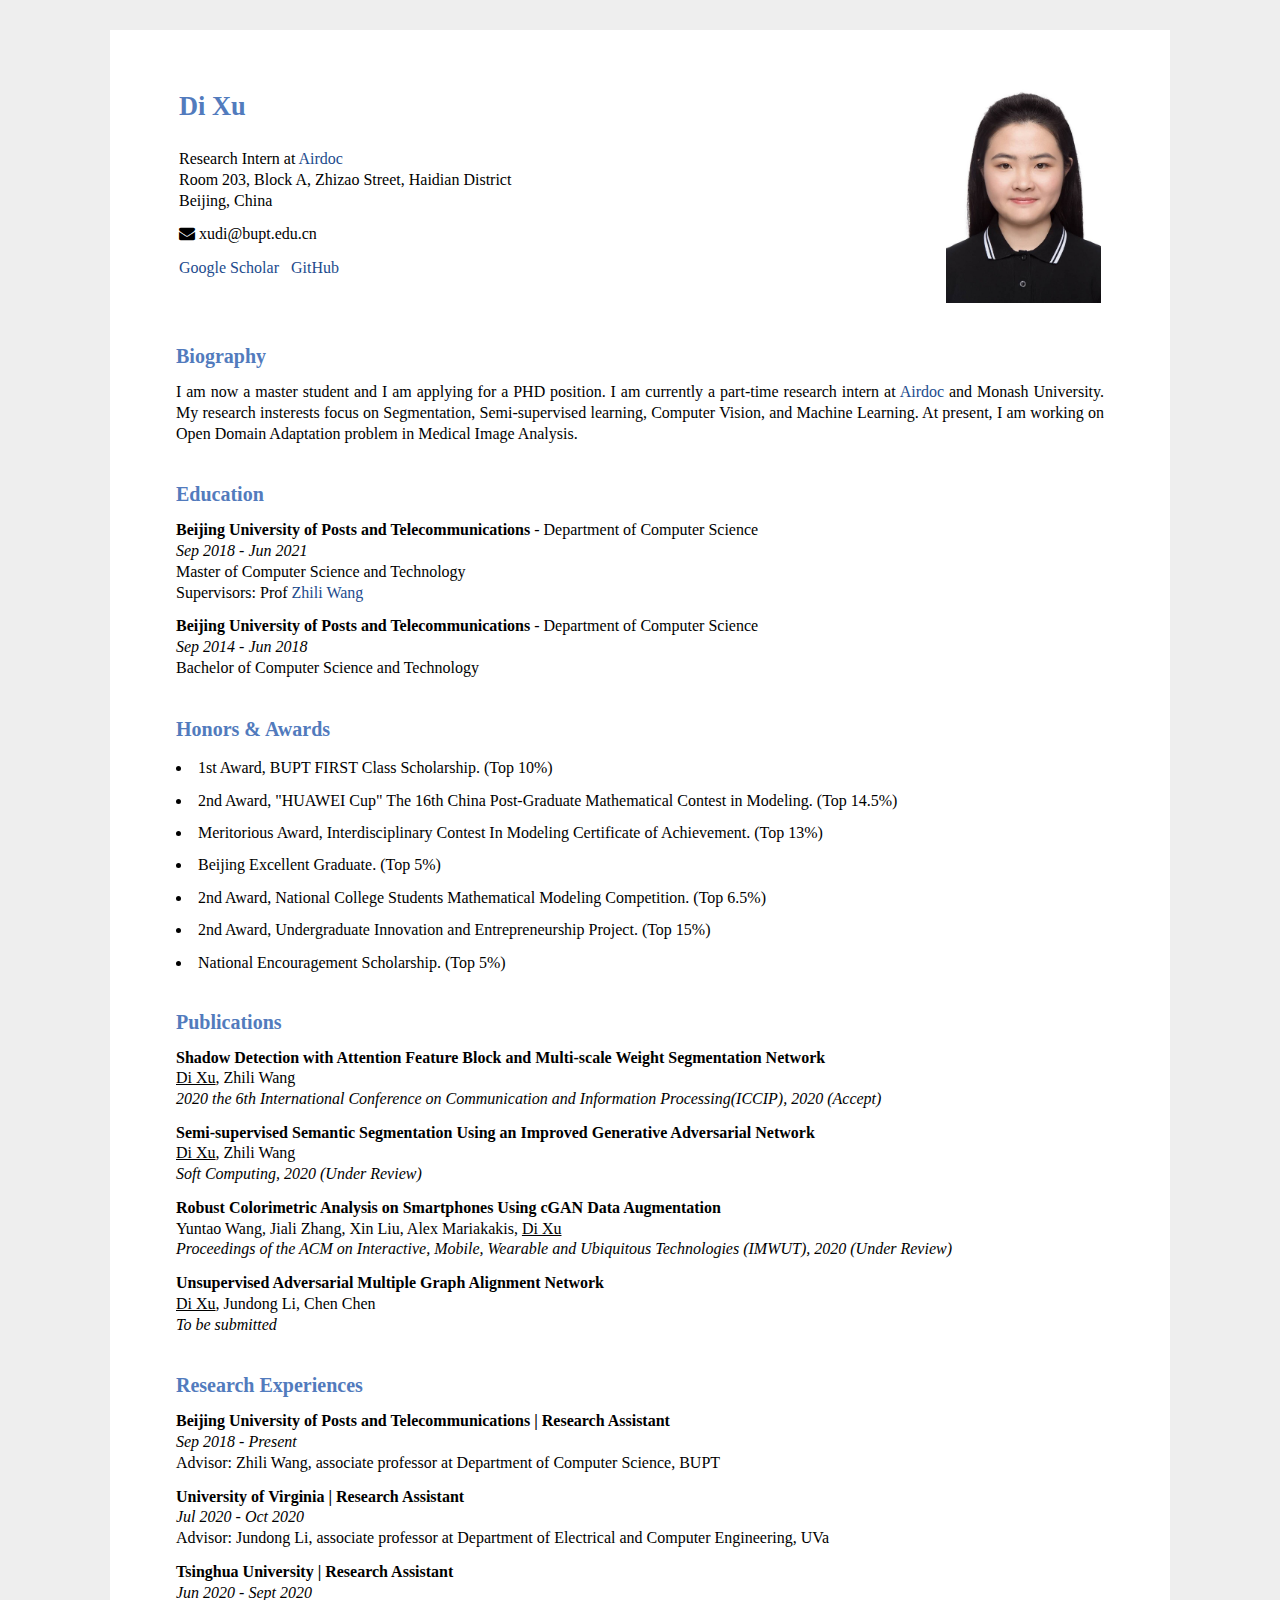
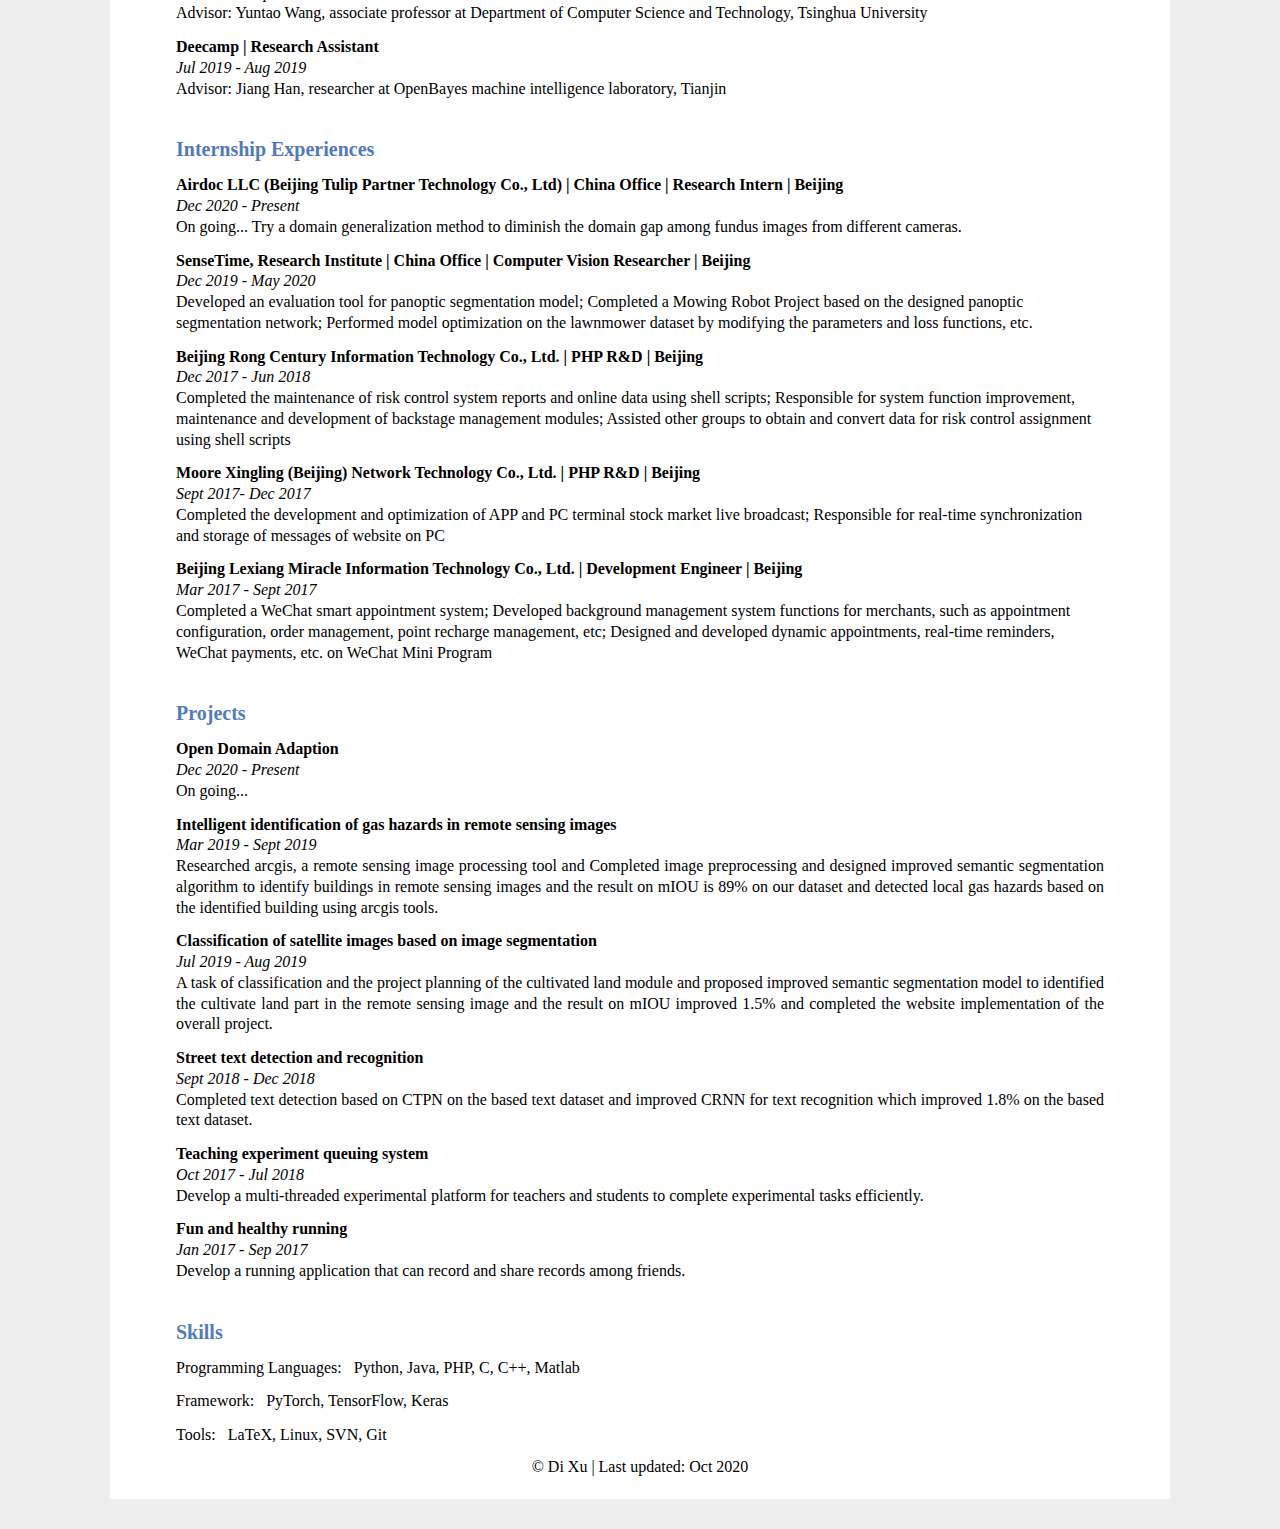
<file: index.html>
<html>


	<head>
		<title>
			Di Xu Homepage
		</title>
		<link rel="stylesheet" type="text/css" href="theme.css">
		<link rel="stylesheet" href="https://cdnjs.cloudflare.com/ajax/libs/font-awesome/4.7.0/css/font-awesome.min.css">
	</head>


	<body>

		<div id="layout-content" style="margin-top:25px; margin-bottom:10px;">


			<table width="100%" border="0" align="center">
				<tr>
				
					<td width="670">

						<div id="toptitle">					
							<h1>
								Di Xu
							</h1>
						</div>
						
						<p> 
							Research Intern at <a href="https://www.airdoc.com/">Airdoc</a>
							<br>
							Room 203, Block A, Zhizao Street, Haidian District
							<br>
							Beijing, China
						</p>

						<p> 
							<i class="fa fa-envelope"></i> 
							xudi@bupt.edu.cn 
						</p>

						<p>
							<a href="">Google Scholar</a>
							&nbsp;
							<a href="https://github.com/xudi1997">GitHub</a>
						</p>
					
					</td>

					<td width="30%">

						<div id="photo" style="float:right;">
							<img src="./pics/xudi.jpg" style="width:155px;height:235px;"> 
						</div>

					</td>
				
				</tr>
			</table>
			

			<!-- Biography -->
			<h2>Biography</h2>

			<p style="text-align:justify">
				I am now a master student and I am applying for a PHD position. I am currently a part-time research intern at <a href="https://www.airdoc.com/">Airdoc</a> and Monash University.
				My research insterests focus on Segmentation, Semi-supervised learning, Computer Vision, and Machine Learning.
				At present, I am working on Open Domain Adaptation problem in Medical Image Analysis.
<!-- 				Previously, I obtained my M.Eng. in Computer Technology from Shenzhen Institutes of Advanced Technology
				(<a href="http://www.siat.ac.cn/">SIAT</a>),
				University of Chinese Academy of Sciences
				(<a href="https://www.ucas.ac.cn/">UCAS</a>) in 2020, co-supervised by 
				Prof. <a href="https://scholar.google.com/citations?hl=en&user=Slsfo4UAAAAJ&view_op=list_works">Heye Zhang</a>,
				Prof. <a href="https://scholar.google.com/citations?user=0Qj4DRQAAAAJ&hl=en">Wei Zheng</a> and
				Prof. <a href="https://scholar.google.com/citations?user=7HUIGDMAAAAJ&hl=zh-CN">Xiaojing Gong</a>.
				Before going to <a href="http://www.siat.ac.cn/">SIAT</a>, I received my B.Eng. in Process Equipment and Control Engineering from Dalian University of Technology
				(<a href="https://www.dlut.edu.cn/">DUT</a>) in 2017. -->
			</p>
			
			<!-- Education -->
			<h2>Education</h2>

			<p>
				<b>Beijing University of Posts and Telecommunications</b> - Department of Computer Science
				<br>
				<em>Sep 2018 - Jun 2021</em>
				<br>
				Master of Computer Science and Technology
				<br>
				Supervisors:
				Prof  <a href=""> Zhili Wang</a>
			</p>
			
			<p>
				<b>Beijing University of Posts and Telecommunications</b> - Department of Computer Science
				<br>
				<em>Sep 2014 - Jun 2018</em>
				<br>
				Bachelor of Computer Science and Technology
			</p>


			<!-- Honors & Awards -->
			<h2>Honors & Awards</h2>

			<li>1st Award, BUPT FIRST Class Scholarship. (Top 10%)
			<li>2nd Award, "HUAWEI Cup" The 16th China Post-Graduate Mathematical Contest in Modeling. (Top 14.5%) 
			<li>Meritorious Award, Interdisciplinary Contest In Modeling Certificate of Achievement. (Top 13%) 
			<li>Beijing Excellent Graduate. (Top 5%)
			<li>2nd Award, National College Students Mathematical Modeling Competition. (Top 6.5%)
			<li>2nd Award, Undergraduate Innovation and Entrepreneurship Project. (Top 15%)
			<li>National Encouragement Scholarship. (Top 5%)
			</li>


			<!-- Publications -->
			<h2>Publications</h2>

			<p>
				<b>Shadow Detection with Attention Feature Block and Multi-scale Weight Segmentation Network</b>
				<br>
				<u>Di Xu</u>, Zhili Wang
				<br>
				<em>2020 the 6th International Conference on Communication and Information Processing(ICCIP), 2020 (Accept)</em>
				<!--[<a href="">Accept</a>]-->
			</p>

			<p>
				<b>Semi-supervised Semantic Segmentation Using an Improved Generative Adversarial Network</b>
				<br>
				<u>Di Xu</u>, Zhili Wang
				<br>
				<em>Soft Computing, 2020 (Under Review)</em>
				<!--[<a href="">uploading</a>]-->
			</p>

			<p>
				<b>Robust Colorimetric Analysis on Smartphones Using cGAN Data Augmentation</b>
				<br>
				Yuntao Wang, Jiali Zhang, Xin Liu, Alex Mariakakis, <u>Di Xu</u>
				<br>
				<em>Proceedings of the ACM on Interactive, Mobile, Wearable and Ubiquitous Technologies (IMWUT), 2020 (Under Review)</em>
				<!--[<a href="">uploading</a>]-->
			</p>

			<p>
				<b>Unsupervised Adversarial Multiple Graph Alignment Network</b>
				<br>
				<u>Di Xu</u>, Jundong Li, Chen Chen
				<br>
				<em>To be submitted</em>
				<!--[<a href="">To be submitted</a>]-->
			</p>

			<!-- Research Experiences -->
			<h2>Research Experiences</h2>

			<p>
				<b>Beijing University of Posts and Telecommunications | Research Assistant</b>
				<br>
				<em>Sep 2018 - Present</em>
				<br>Advisor: Zhili Wang, associate professor at Department of Computer Science, BUPT<br>

			</p>
			
			<p>
				<b>University of Virginia | Research Assistant</b>
				<br>
				<em>Jul 2020 - Oct 2020</em>
				<br>
				Advisor: Jundong Li, associate professor at Department of Electrical and Computer Engineering, UVa
				<br>
			</p>
			
			<p>
				<b>Tsinghua University | Research Assistant</b>
				<br>
				<em>Jun 2020 - Sept 2020</em>
				<br>
				Advisor: Yuntao Wang, associate professor at Department of Computer Science and Technology, Tsinghua University
				<br>
			</p>
			
			<p>
				<b>Deecamp | Research Assistant</b>
				<br>
				<em>Jul 2019 - Aug 2019</em>
				<br>
				Advisor: Jiang Han, researcher at OpenBayes machine intelligence laboratory, Tianjin
				<br>
			</p>

			<!-- Research Experiences -->
			<h2>Internship Experiences</h2>
			
			<p>
				<b>Airdoc LLC (Beijing Tulip Partner Technology Co., Ltd) | China Office | Research Intern | Beijing</b>
				<br>
				<em>Dec 2020 - Present</em>
				<br>
				On going... Try a domain generalization method to diminish the domain gap among fundus images from different cameras.
			</p>

			<p>
				<b>SenseTime, Research Institute | China Office | Computer Vision Researcher | Beijing</b>
				<br>
				<em>Dec 2019 - May 2020</em>
				<br>
				Developed an evaluation tool for panoptic segmentation model; Completed a Mowing Robot Project based on the designed panoptic segmentation network; Performed model optimization on the lawnmower dataset by modifying the parameters and loss functions, etc.
			</p>
			
			<p>
				<b>Beijing Rong Century Information Technology Co., Ltd. | PHP R&D | Beijing</b>
				<br>
				<em>Dec 2017 - Jun 2018</em>
				<br>
				Completed the maintenance of risk control system reports and online data using shell scripts; Responsible for system function improvement, maintenance and development of backstage management modules; Assisted other groups to obtain and convert data for risk control assignment using shell scripts
			</p>
			
			<p>
				<b>Moore Xingling (Beijing) Network Technology Co., Ltd. | PHP R&D | Beijing</b>
				<br>
				<em>Sept 2017- Dec 2017</em>
				<br>
				Completed the development and optimization of APP and PC terminal stock market live broadcast; Responsible for real-time synchronization and storage of messages of website on PC
			</p>

			<p>
				<b>Beijing Lexiang Miracle Information Technology Co., Ltd. | Development Engineer | Beijing</b>
				<br>
				<em>Mar 2017 - Sept 2017</em>
				<br>
				Completed a WeChat smart appointment system; Developed background management system functions for merchants, such as appointment configuration, order management, point recharge management, etc; Designed and developed dynamic appointments, real-time reminders, WeChat payments, etc. on WeChat Mini Program
			</p>
				

			<!-- Projects -->
			<h2>Projects</h2>
			
			<p style="text-align:justify">
				<b>Open Domain Adaption</b>
				<br>
				<em>Dec 2020 - Present</em>
				<br>
				On going...
			</p>
			
			<p style="text-align:justify">
				<b>Intelligent identification of gas hazards in remote sensing images</b>
				<br>
				<em>Mar 2019 - Sept 2019</em>
				<br>
				Researched arcgis, a remote sensing image processing tool and Completed image preprocessing and designed improved semantic segmentation algorithm to identify buildings in remote sensing images and the result on mIOU is 89% on our dataset and detected local gas hazards based on the identified building using arcgis tools.

			</p>
			
			<p style="text-align:justify">
				<b>Classification of satellite images based on image segmentation</b>
				<br>
				<em>Jul 2019 - Aug 2019</em>
				<br>
				A task of classification and the project planning of the cultivated land module and proposed improved semantic segmentation model to identified the cultivate land part in the remote sensing image and the result on mIOU improved 1.5% and completed the website implementation of the overall project.
			</p>

			<p style="text-align:justify">
				<b>Street text detection and recognition</b>
				<br>
				<em>Sept 2018 - Dec 2018</em>
				<br>
				Completed text detection based on CTPN on the based text dataset and improved CRNN for text recognition which improved 1.8% on the based text dataset.
			</p>

			<p style="text-align:justify">
				<b>Teaching experiment queuing system</b>
				<br>
				<em>Oct 2017 - Jul 2018</em>
				<br>
				Develop a multi-threaded experimental platform for teachers and students to complete experimental tasks efficiently.
			</p>

			<p style="text-align:justify">
				<b>Fun and healthy running</b>
				<br>
				<em>Jan 2017 - Sep 2017</em>
				<br>
				Develop a running application that can record and share records among friends.
			</p>
			
			
			<!--
			<p style="text-align:justify">
				<b>Keratoconus Screening Method and Equipment</b>
				<br>
				<em>2020 Pending</em>
				<br>
				<u>Ming Li</u>, Zheyuan Zhou, Ziyang Guo, Jianhao Xiong
			</p>
			-->
			
			<!-- Skills -->
			<h2>Skills</h2>
			
			<p>
				Programming Languages: &nbsp; Python, Java, PHP, C, C++, Matlab
			</p>
			
			<p>
				Framework: &nbsp; PyTorch, TensorFlow, Keras
			</p>
			
			<p>
				Tools: &nbsp; LaTeX, Linux, SVN, Git
			</p>
			
			
			<!-- foot -->
			<p>
				<center>
					<div id="clustrmaps-widget" style="width:13%">
						<script type="text/javascript" id="clstr_globe" src="//clustrmaps.com/globe.js?d=cVRsrC6t8ZoQSB9KwA-0RAeCMY7lckHo59YdXR5RooQ"></script>
					</div>
					
			  		&copy; Di Xu  | Last updated: Oct 2020
				</center>
			</p>


		</div>

	</body>


</html>
</file>
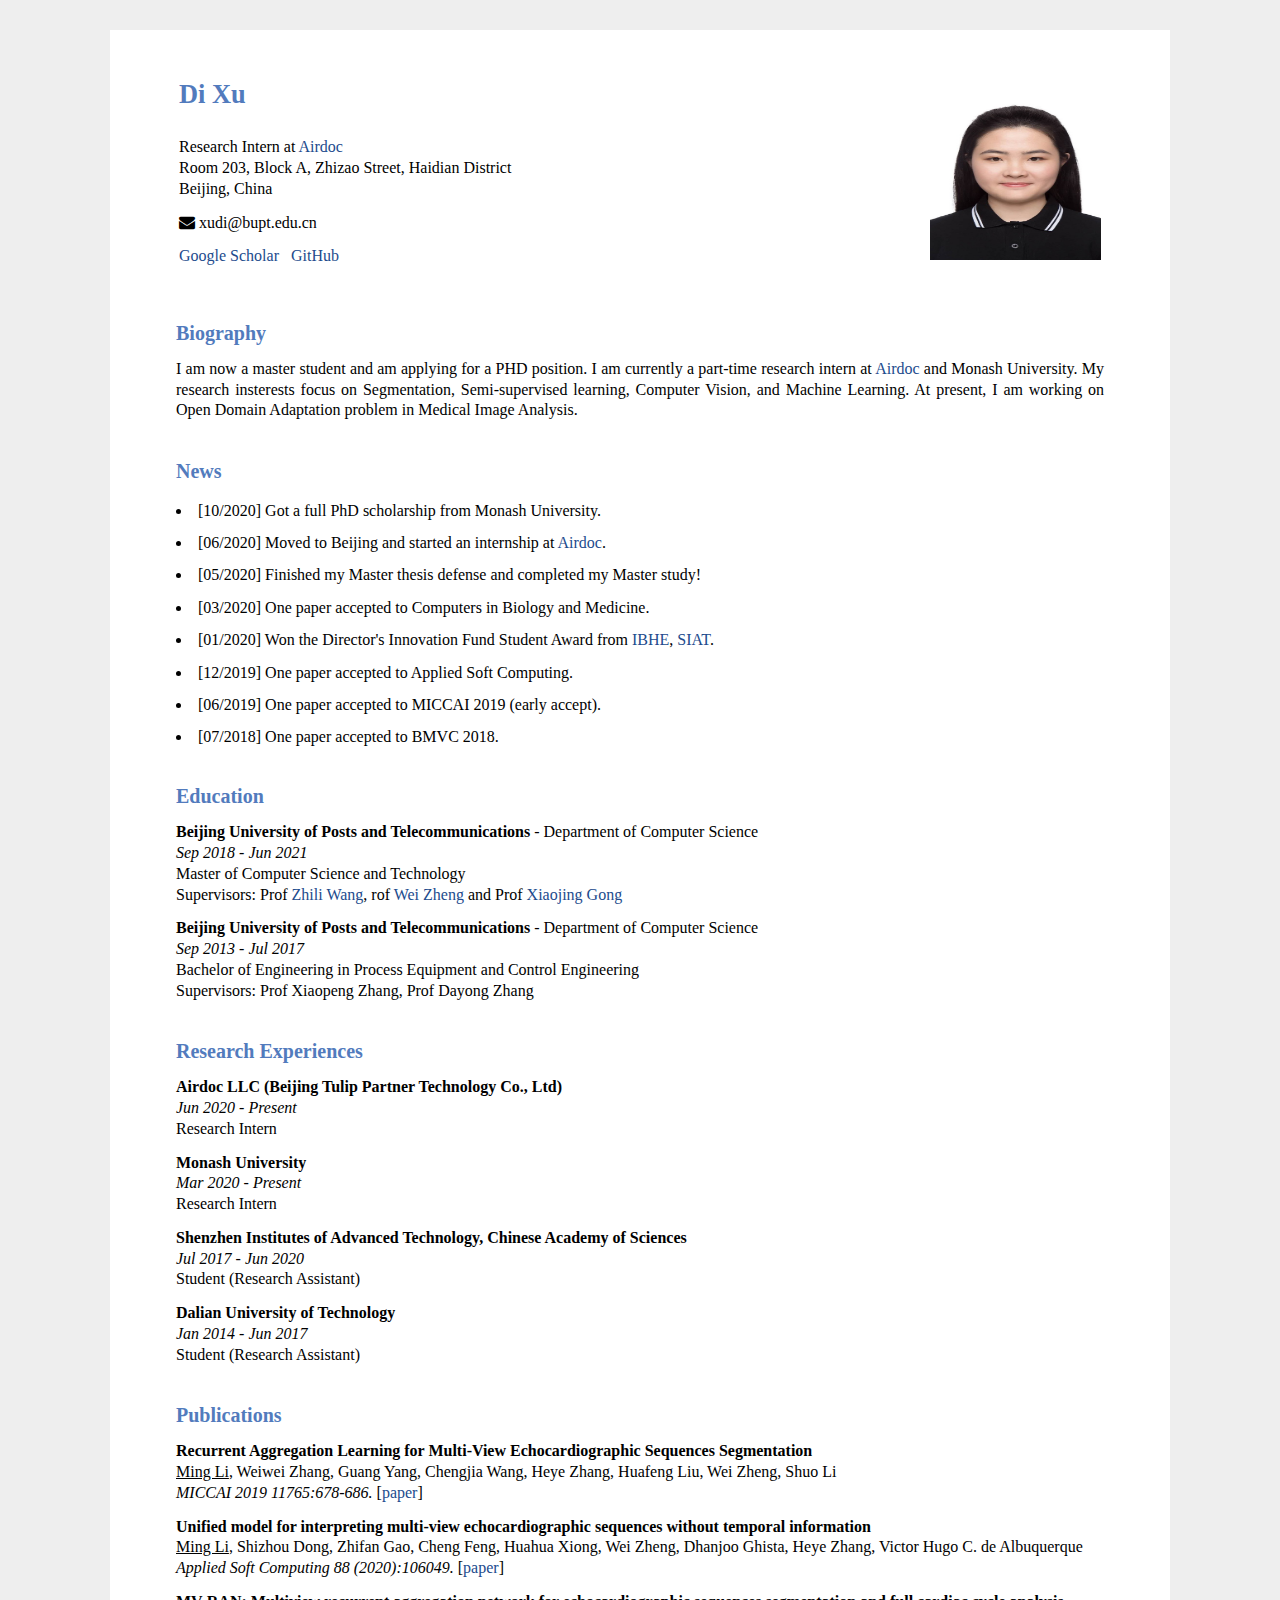
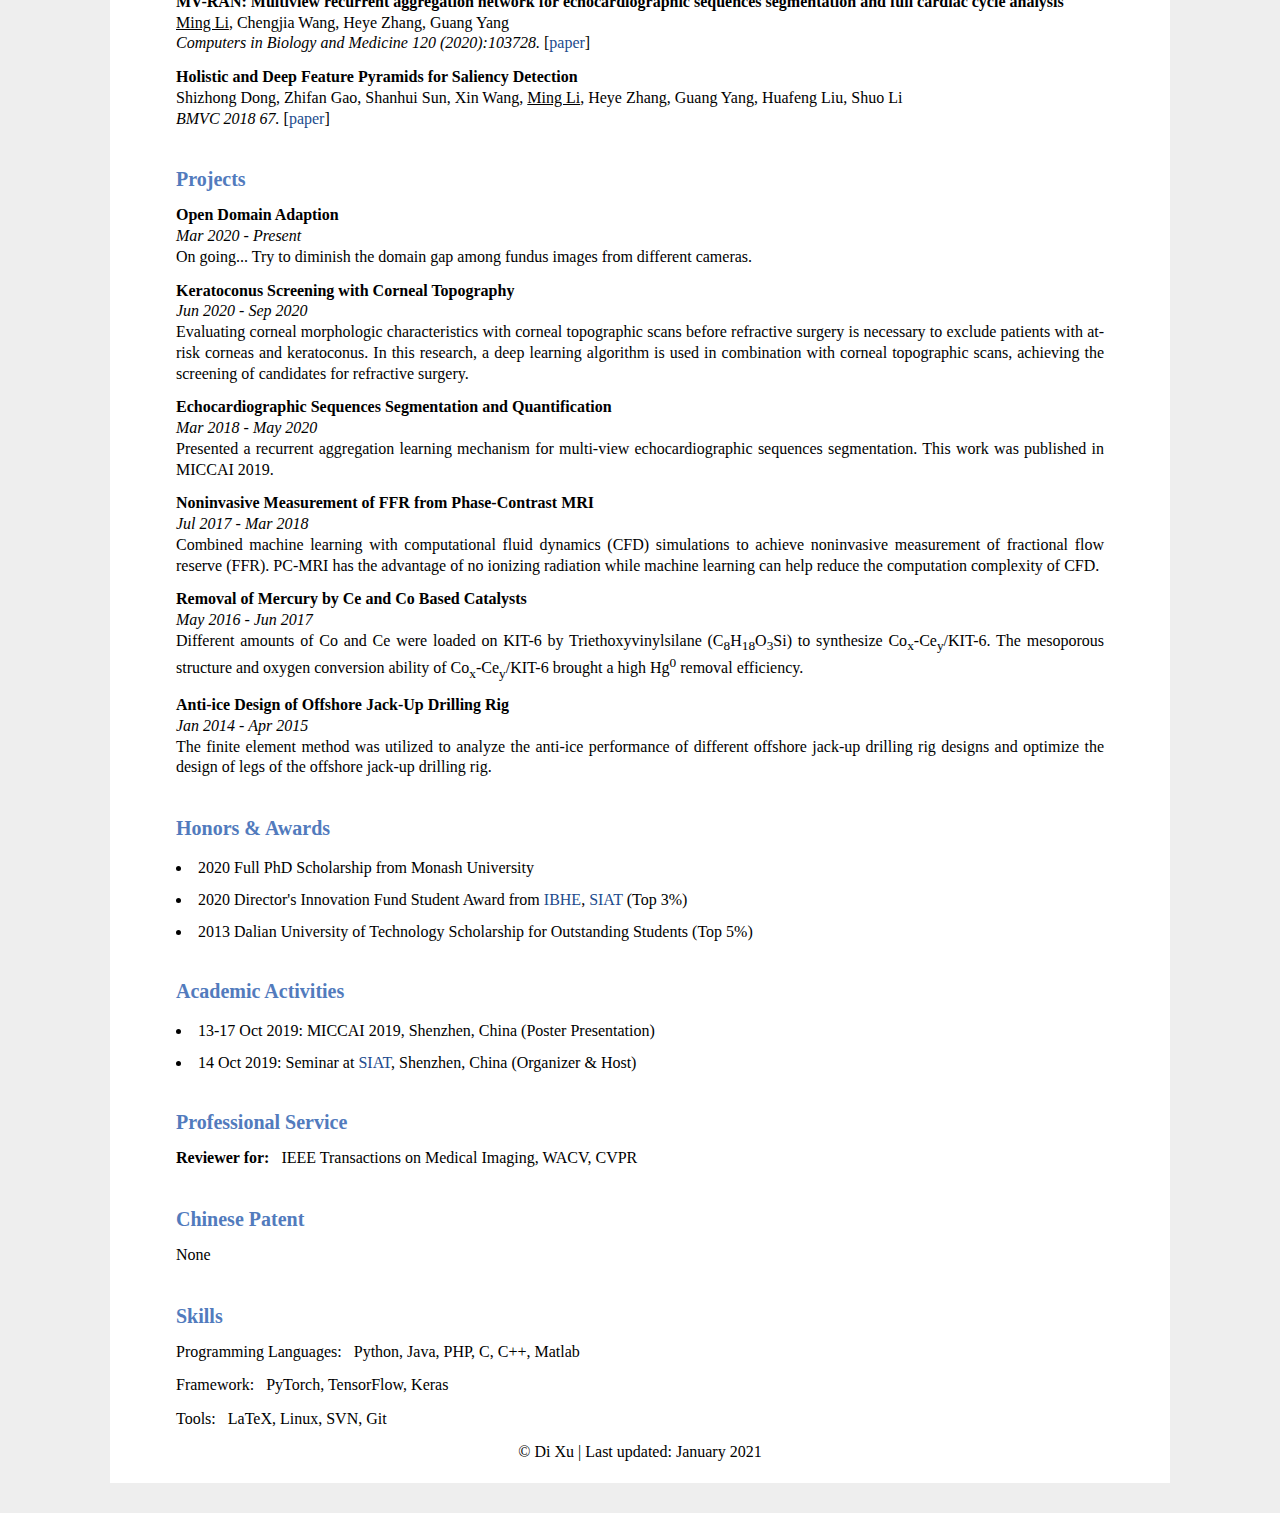
<file: index_1.html>
<html>


	<head>
		<title>
			Di Xu Homepage
		</title>
		<link rel="stylesheet" type="text/css" href="theme.css">
		<link rel="stylesheet" href="https://cdnjs.cloudflare.com/ajax/libs/font-awesome/4.7.0/css/font-awesome.min.css">
	</head>


	<body>

		<div id="layout-content" style="margin-top:25px; margin-bottom:10px;">


			<table width="100%" border="0" align="center">
				<tr>
				
					<td width="670">

						<div id="toptitle">					
							<h1>
								Di Xu
							</h1>
						</div>
						
						<p> 
							Research Intern at <a href="https://www.airdoc.com/">Airdoc</a>
							<br>
							Room 203, Block A, Zhizao Street, Haidian District
							<br>
							Beijing, China
						</p>

						<p> 
							<i class="fa fa-envelope"></i> 
							xudi@bupt.edu.cn 
						</p>

						<p>
							<a href="">Google Scholar</a>
							&nbsp;
							<a href="https://github.com/xudi1997">GitHub</a>
						</p>
					
					</td>

					<td width="30%">

						<div id="photo" style="float:right;">
							<img src="./pics/xudi.jpg" style="width:171px;height:173px;"> 
						</div>

					</td>
				
				</tr>
			</table>
			

			<!-- Biography -->
			<h2>Biography</h2>

			<p style="text-align:justify">
				I am now a master student and am applying for a PHD position. I am currently a part-time research intern at <a href="https://www.airdoc.com/">Airdoc</a> and Monash University.
				My research insterests focus on Segmentation, Semi-supervised learning, Computer Vision, and Machine Learning.
				At present, I am working on Open Domain Adaptation problem in Medical Image Analysis.
<!-- 				Previously, I obtained my M.Eng. in Computer Technology from Shenzhen Institutes of Advanced Technology
				(<a href="http://www.siat.ac.cn/">SIAT</a>),
				University of Chinese Academy of Sciences
				(<a href="https://www.ucas.ac.cn/">UCAS</a>) in 2020, co-supervised by 
				Prof. <a href="https://scholar.google.com/citations?hl=en&user=Slsfo4UAAAAJ&view_op=list_works">Heye Zhang</a>,
				Prof. <a href="https://scholar.google.com/citations?user=0Qj4DRQAAAAJ&hl=en">Wei Zheng</a> and
				Prof. <a href="https://scholar.google.com/citations?user=7HUIGDMAAAAJ&hl=zh-CN">Xiaojing Gong</a>.
				Before going to <a href="http://www.siat.ac.cn/">SIAT</a>, I received my B.Eng. in Process Equipment and Control Engineering from Dalian University of Technology
				(<a href="https://www.dlut.edu.cn/">DUT</a>) in 2017. -->
			</p>
			

			<!-- News -->
			<h2>News</h2>

			<li>[10/2020] Got a full PhD scholarship from Monash University.
			<li>[06/2020] Moved to Beijing and started an internship at <a href="https://www.airdoc.com/">Airdoc</a>.
			<li>[05/2020] Finished my Master thesis defense and completed my Master study!
			<li>[03/2020] One paper accepted to Computers in Biology and Medicine.
			<li>[01/2020] Won the Director's Innovation Fund Student Award from <a href="http://english.siat.cas.cn/SI2017/IBHE2017/">IBHE</a>, <a href="http://www.siat.ac.cn/">SIAT</a>.
			<li>[12/2019] One paper accepted to Applied Soft Computing.
			<li>[06/2019] One paper accepted to MICCAI 2019 (early accept).
			<li>[07/2018] One paper accepted to BMVC 2018.
			</li>

			
			<!-- Education -->
			<h2>Education</h2>

			<p>
				<b>Beijing University of Posts and Telecommunications</b> - Department of Computer Science
				<br>
				<em>Sep 2018 - Jun 2021</em>
				<br>
				Master of Computer Science and Technology
				<br>
				Supervisors:
				Prof <a href="">Zhili Wang</a>,
				rof <a hrePf="https://scholar.google.com/citations?user=0Qj4DRQAAAAJ&hl=en">Wei Zheng</a> and
				Prof <a href="https://scholar.google.com/citations?user=7HUIGDMAAAAJ&hl=zh-CN">Xiaojing Gong</a>
			</p>
			
			<p>
				<b>Beijing University of Posts and Telecommunications</b> - Department of Computer Science
				<br>
				<em>Sep 2013 - Jul 2017</em>
				<br>
				Bachelor of Engineering in Process Equipment and Control Engineering
				<br>
				Supervisors:
				Prof Xiaopeng Zhang,
				Prof Dayong Zhang
			</p>
			
			
			<!-- Research Experiences -->
			<h2>Research Experiences</h2>
			
			<p>
				<b>Airdoc LLC (Beijing Tulip Partner Technology Co., Ltd)</b>
				<br>
				<em>Jun 2020 - Present</em>
				<br>
				Research Intern
			</p>
			
			<p>
				<b>Monash University</b>
				<br>
				<em>Mar 2020 - Present</em>
				<br>
				Research Intern
			</p>
			
			<p>
				<b>Shenzhen Institutes of Advanced Technology, Chinese Academy of Sciences</b>
				<br>
				<em>Jul 2017 - Jun 2020</em>
				<br>
				Student (Research Assistant)
			</p>
			
			<p>
				<b>Dalian University of Technology</b>
				<br>
				<em>Jan 2014 - Jun 2017</em>
				<br>
				Student (Research Assistant)
			</p>
				
			
			<!-- Publications -->
			<h2>Publications</h2>

			<p>
				<b>Recurrent Aggregation Learning for Multi-View Echocardiographic Sequences Segmentation</b>
				<br>
				<u>Ming Li</u>, Weiwei Zhang, Guang Yang, Chengjia Wang, Heye Zhang, Huafeng Liu, Wei Zheng, Shuo Li
				<br>
				<em>MICCAI 2019 11765:678-686.</em>
				[<a href="https://link.springer.com/chapter/10.1007/978-3-030-32245-8_75">paper</a>]
			</p>

			<p>
				<b>Unified model for interpreting multi-view echocardiographic sequences without temporal information</b>
				<br>
				<u>Ming Li</u>, Shizhou Dong, Zhifan Gao, Cheng Feng, Huahua Xiong, Wei Zheng, Dhanjoo Ghista, Heye Zhang, Victor Hugo C. de Albuquerque
				<br>
				<em>Applied Soft Computing 88 (2020):106049.</em>
				[<a href="https://www.sciencedirect.com/science/article/abs/pii/S1568494619308312">paper</a>]
			</p>

			<p>
				<b>MV-RAN: Multiview recurrent aggregation network for echocardiographic sequences segmentation and full cardiac cycle analysis</b>
				<br>
				<u>Ming Li</u>, Chengjia Wang, Heye Zhang, Guang Yang
				<br>
				<em>Computers in Biology and Medicine 120 (2020):103728.</em>
				[<a href="https://www.sciencedirect.com/science/article/abs/pii/S1568494619308312">paper</a>]
			</p>

			<p>
				<b>Holistic and Deep Feature Pyramids for Saliency Detection</b>
				<br>
				Shizhong Dong, Zhifan Gao, Shanhui Sun, Xin Wang, <u>Ming Li</u>, Heye Zhang, Guang Yang, Huafeng Liu, Shuo Li
				<br>
				<em>BMVC 2018 67.</em>
				[<a href="http://www.bmva.org/bmvc/2018/contents/papers/0212.pdf">paper</a>]
			</p>


			<!-- Projects -->
			<h2>Projects</h2>
			
			<p style="text-align:justify">
				<b>Open Domain Adaption</b>
				<br>
				<em>Mar 2020 - Present</em>
				<br>
				On going... Try to diminish the domain gap among fundus images from different cameras.
			</p>
			
			<p style="text-align:justify">
				<b>Keratoconus Screening with Corneal Topography</b>
				<br>
				<em>Jun 2020 - Sep 2020</em>
				<br>
				Evaluating corneal morphologic characteristics with corneal topographic scans before refractive surgery is necessary to exclude patients with at-risk corneas and keratoconus. In this research, a deep learning algorithm is used in combination with corneal topographic scans, achieving the screening of candidates for refractive surgery.

			</p>
			
			<p style="text-align:justify">
				<b>Echocardiographic Sequences Segmentation and Quantification</b>
				<br>
				<em>Mar 2018 - May 2020</em>
				<br>
				Presented a recurrent aggregation learning mechanism for multi-view echocardiographic sequences segmentation. This work was published in MICCAI 2019.
			</p>

			<p style="text-align:justify">
				<b>Noninvasive Measurement of FFR from Phase-Contrast MRI</b>
				<br>
				<em>Jul 2017 - Mar 2018</em>
				<br>
				Combined machine learning with computational fluid dynamics (CFD) simulations to achieve noninvasive measurement of fractional flow reserve (FFR). PC-MRI has the advantage of no ionizing radiation while machine learning can help reduce the computation complexity of CFD.
			</p>

			<p style="text-align:justify">
				<b>Removal of Mercury by Ce and Co Based Catalysts</b>
				<br>
				<em>May 2016 - Jun 2017</em>
				<br>
				Different amounts of Co and Ce were loaded on KIT-6 by Triethoxyvinylsilane (C<sub>8</sub>H<sub>18</sub>O<sub>3</sub>Si) to synthesize Co<sub>x</sub>-Ce<sub>y</sub>/KIT-6. The mesoporous structure and oxygen conversion ability of Co<sub>x</sub>-Ce<sub>y</sub>/KIT-6 brought a high Hg<sup>0</sup> removal efficiency.
			</p>

			<p style="text-align:justify">
				<b>Anti-ice Design of Offshore Jack-Up Drilling Rig</b>
				<br>
				<em>Jan 2014 - Apr 2015</em>
				<br>
				The finite element method was utilized to analyze the anti-ice performance of different offshore jack-up drilling rig designs and optimize the design of legs of the offshore jack-up drilling rig.
			</p>


			<!-- Honors & Awards -->
			<h2>Honors & Awards</h2>

			<li>2020 Full PhD Scholarship from Monash University
			<li>2020 Director's Innovation Fund Student Award from <a href="http://english.siat.cas.cn/SI2017/IBHE2017/">IBHE</a>, <a href="http://www.siat.ac.cn/">SIAT</a> (Top 3%)
			<li>2013 Dalian University of Technology Scholarship for Outstanding Students (Top 5%)
			</li>
			
			
			<!-- ACADEMIC ACTIVITIES -->
			<h2>Academic Activities</h2>

			<li>13-17 Oct 2019: MICCAI 2019, Shenzhen, China (Poster Presentation)
			<li>14 Oct 2019: Seminar at <a href="http://www.siat.ac.cn/">SIAT</a>, Shenzhen, China (Organizer & Host)
			</li>
			
			
			<!-- Professional Service -->
			<h2>Professional Service</h2>
			
			<p>
				<b>Reviewer for: &nbsp;</b>
				IEEE Transactions on Medical Imaging, WACV, CVPR
			</p>
			
			
			<!-- Chinese Patent -->
			<h2>Chinese Patent</h2>
			<p>
				None
			</p>
			<!--
			<p style="text-align:justify">
				<b>Keratoconus Screening Method and Equipment</b>
				<br>
				<em>2020 Pending</em>
				<br>
				<u>Ming Li</u>, Zheyuan Zhou, Ziyang Guo, Jianhao Xiong
			</p>
			-->
			
			<!-- Skills -->
			<h2>Skills</h2>
			
			<p>
				Programming Languages: &nbsp; Python, Java, PHP, C, C++, Matlab
			</p>
			
			<p>
				Framework: &nbsp; PyTorch, TensorFlow, Keras
			</p>
			
			<p>
				Tools: &nbsp; LaTeX, Linux, SVN, Git
			</p>
			
			
			<!-- foot -->
			<p>
				<center>
					<div id="clustrmaps-widget" style="width:13%">
						<script type="text/javascript" id="clstr_globe" src="//cdn.clustrmaps.com/globe.js?d=G3CFciJ-G8eHr7phX3HmtsVBtUEMul_9lxyMuXgTahM"></script>
					</div>
					
			  		&copy; Di Xu  | Last updated: January 2021
				</center>
			</p>


		</div>

	</body>


</html>
</file>
<file: theme.css>
/* Default css file for jemdoc. */

table#tlayout {
    border: none;
    border-collapse: separate;
    background: white;
}
/*
body {
	background: white;
	padding-bottom: 8px;
	margin: 0;
}
*/
html {
  background-color: #eeeeee; 
}

body { 
/*   font-family: Source Sans Pro, sans-serif; */
  font-family: Georgia, serif;
  color: #000;
  background-color: #ffffff; 
  text-align:left; /* for IE */
  margin-top: 30px; 
  margin-bottom: 30px;
  margin-left: auto;
  margin-right: auto;
  padding-left:  50px;
  padding-right: 50px;
  padding-top: 10px;
  padding-bottom: 10px;
  max-width: 960px;
}

#layout-menu {
	background: #f6f6f6;
	border: 1px solid #dddddd;
	padding-top: 0.5em;
	padding-left: 8px;
	padding-right: 8px;
	font-size: 1.0em;
	width: auto;
	white-space: nowrap;
    text-align: left;
    vertical-align: top;
}

#layout-menu td {
	background: #f4f4f4;
    vertical-align: top;
}

#layout-content {
	padding-top: 0.0em;
	padding-left: 1.0em;
	padding-right: 1.0em;
    border: none;
    background: white;
    text-align: left;
    vertical-align: top;
}

#layout-menu a {
	line-height: 1.5em;
	margin-left: 0.5em;
}

tt {
    background: #ffffdd;
}

pre, tt {
	font-size: 90%;
	font-family: monaco, monospace;
}

a, a > tt {
	color: #224b8d;
	text-decoration: none;
}

a:hover {
	border-bottom: 1px gray dotted;
}

#layout-menu a.current:link, #layout-menu a.current:visited {
	color: #022b6d;
	border-bottom: 1px gray solid;
}
#layout-menu a:link, #layout-menu a:visited, #layout-menu a:hover {
	color: #527bbd;
	text-decoration: none;
}
#layout-menu a:hover {
	text-decoration: none;
}

div.menu-category {
	border-bottom: 1px solid gray;
	margin-top: 0.8em;
	padding-top: 0.2em;
	padding-bottom: 0.1em;
	font-weight: bold;
}

div.menu-item {
	padding-left: 16px;
	text-indent: -16px;
}

div#toptitle {
	padding-bottom: 0.2em;
	margin-bottom: 1.5em;
	/*border-bottom: 3px double gray;*/
}

/* Reduce space if we begin the page with a title. */
div#toptitle + h2, div#toptitle + h3 {
	margin-top: 0em;
}

div#subtitle {
	margin-top: 0.0em;
	margin-bottom: 0.0em;
	padding-top: 0em;
	padding-bottom: 0.1em;
}

em {
	font-style: italic;
}

strong {
	font-weight: bold;
}


h1, h2, h3 {
	color: #527bbd;
	margin-top: 1.2em;
	margin-bottom: 0.5em;
	padding-bottom: 0.3em;
	line-height: 1.0;
	padding-top: 0.5em;
	border-bottom: 0px solid #aaaaaa;
}

h1 {
	font-size: 165%;
	padding-bottom: 0.3em;
}

h2 {
	padding-top: 0.8em;
	font-size: 125%;
}

h2 + h3 {
    padding-top: 0.2em;
}

h3 {
	font-size: 110%;
	border-bottom: none;
}

p {
	margin-top: 0.0em;
	margin-bottom: 0.8em;
	padding: 0;
	line-height: 1.3;
}

pre {
	padding: 0;
	margin: 0;
}

div#footer {
	font-size: small;
	border-top: 1px solid #c0c0c0;
	padding-top: 0.1em;
	margin-top: 4.0em;
	color: #c0c0c0;
}

div#footer a {
	color: #80a0b0;
}

div#footer-text {
	float: left;
	padding-bottom: 8px;
}

ul, ol, dl {
	margin-top: 0.2em;
	padding-top: 0;
	margin-bottom: 0.8em;
}

dt {
	margin-top: 0.5em;
	margin-bottom: 0;
}

dl {
	margin-left: 20px;
}

dd {
	color: #222222;
}

dd > *:first-child {
	margin-top: 0;
}

ul {
	list-style-position: outside;
	list-style-type: square;
}

p + ul, p + ol {
	margin-top: -0.5em;
}

li {
	margin-top:0.9em;
}

ol {
	list-style-position: outside;
	list-style-type: decimal;
}

li p, dd p {
	margin-bottom: 0.3em;
}


ol ol {
	list-style-type: lower-alpha;
}

ol ol ol {
	list-style-type: lower-roman;
}

p + div.codeblock {
	margin-top: -0.6em;
}

div.codeblock, div.infoblock {
	margin-right: 0%;
	margin-top: 1.2em;
	margin-bottom: 1.3em;
}

div.blocktitle {
	font-weight: bold;
	color: #cd7b62;
	margin-top: 1.2em;
	margin-bottom: 0.1em;
}

div.blockcontent {
	border: 1px solid silver;
	padding: 0.3em 0.5em;
}

div.infoblock > div.blockcontent {
	background: #ffffee;
}

div.blockcontent p + ul, div.blockcontent p + ol {
	margin-top: 0.4em;
}

div.infoblock p {
	margin-bottom: 0em;
}

div.infoblock li p, div.infoblock dd p {
	margin-bottom: 0.5em;
}

div.infoblock p + p {
	margin-top: 0.8em;
}

div.codeblock > div.blockcontent {
	background: #f6f6f6;
}

span.pycommand {
	color: #000070;
}

span.statement {
	color: #008800;
}
span.builtin {
	color: #000088;
}
span.special {
	color: #990000;
}
span.operator {
	color: #880000;
}
span.error {
	color: #aa0000;
}
span.comment, span.comment > *, span.string, span.string > * {
	color: #606060;
}

@media print {
	#layout-menu { display: none; }
}

#fwtitle {
	margin: 2px;
}

#fwtitle #toptitle {
	padding-left: 0.5em;
	margin-bottom: 0.5em;
}

#layout-content h1:first-child, #layout-content h2:first-child, #layout-content h3:first-child {
	margin-top: -0.7em;
}

div#toptitle h1, #layout-content div#toptitle h1 {
	margin-bottom: 0.0em;
	padding-bottom: 0.1em;
	padding-top: 0;
	margin-top: 0.5em;
	border-bottom: none;
}

img.eq {
	padding: 0;
	padding-left: 0.1em;
	padding-right: 0.1em;
	margin: 0;
}

img.eqwl {
	padding-left: 2em;
	padding-top: 0.6em;
	padding-bottom: 0.2em;
	margin: 0;
}

table + table {
    margin-top: 1em;
}

tr.heading {
    font-weight: bold;
    border-bottom: 2px solid black;
}

img {
    border: none;
}

table.imgtable, table.imgtable td {
    border: none;
    text-align: left;
}
</file>
